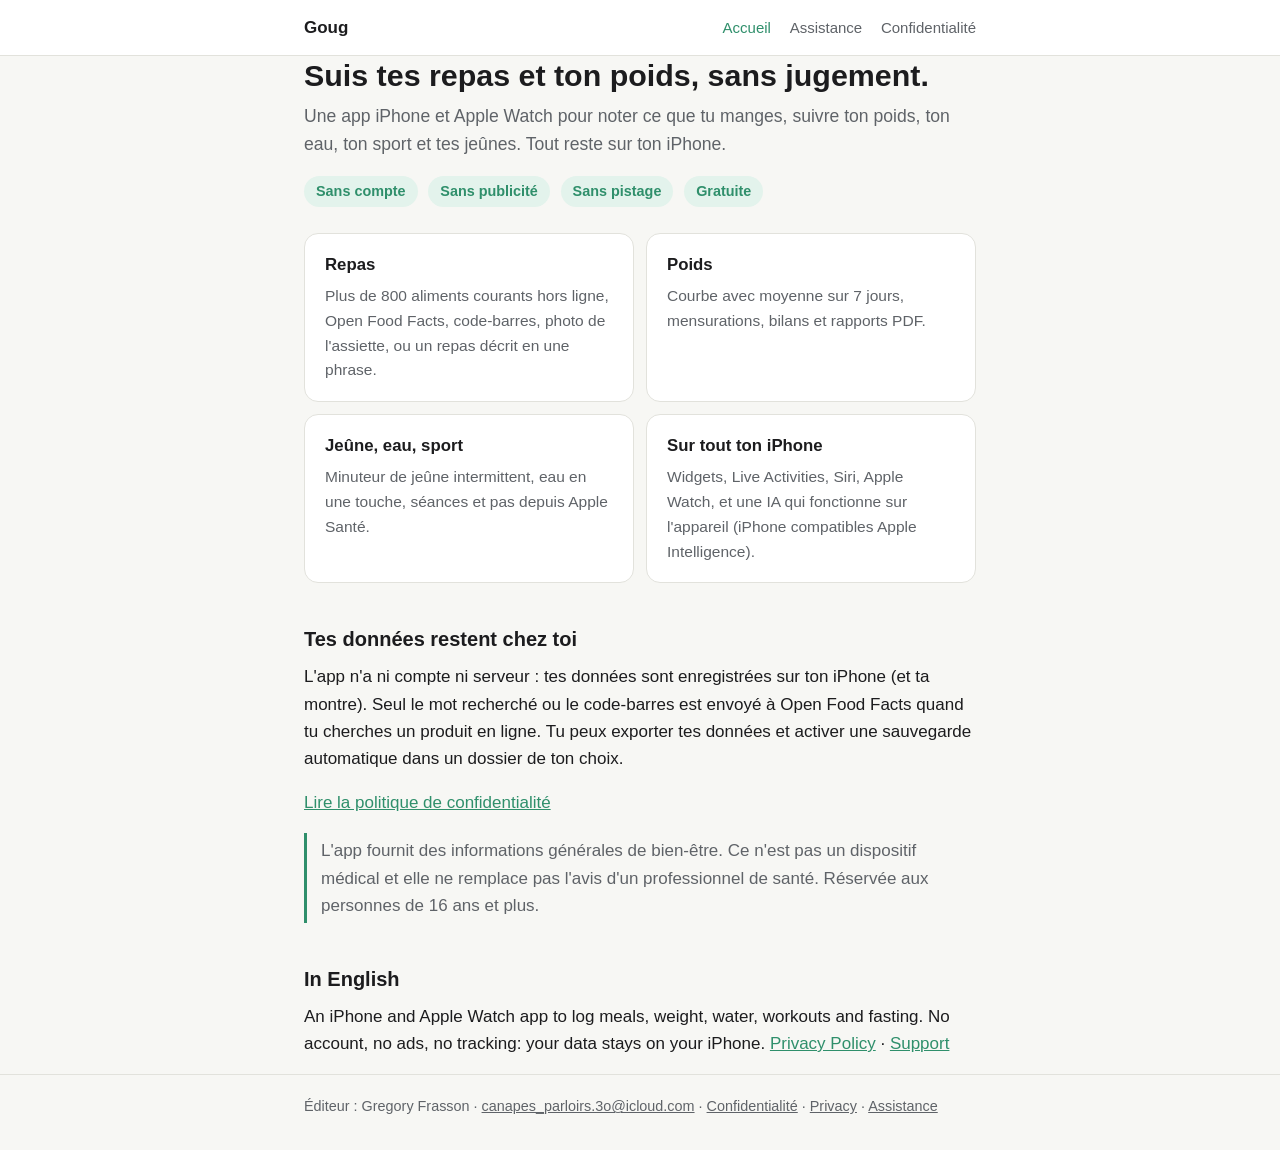
<file: index.html>
<!doctype html>
<html lang="fr">
<head>
  <meta charset="utf-8">
  <meta name="viewport" content="width=device-width, initial-scale=1">
  <meta name="color-scheme" content="light dark">
  <meta name="description" content="App iPhone de suivi des repas, du poids, de l'eau, du sport et du jeûne. Sans compte, sans publicité : les données restent sur l'iPhone.">
  <title>Goug — app iPhone</title>
  <link rel="stylesheet" href="style.css">
</head>
<body>
  <header class="site">
    <div class="wrap">
      <a class="brand" href="index.html">Goug</a>
      <nav class="site" aria-label="Navigation">
        <a href="index.html" aria-current="page">Accueil</a>
        <a href="support.html">Assistance</a>
        <a href="confidentialite.html">Confidentialité</a>
      </nav>
    </div>
  </header>

  <main class="wrap">
    <h1>Suis tes repas et ton poids, sans jugement.</h1>
    <p class="lead">Une app iPhone et Apple Watch pour noter ce que tu manges, suivre ton poids, ton eau,
      ton sport et tes jeûnes. Tout reste sur ton iPhone.</p>

    <p>
      <span class="pill">Sans compte</span>
      <span class="pill">Sans publicité</span>
      <span class="pill">Sans pistage</span>
      <span class="pill">Gratuite</span>
    </p>

    <div class="grid">
      <div class="card">
        <h3>Repas</h3>
        <p>Plus de 800 aliments courants hors ligne, Open Food Facts, code-barres, photo de l'assiette, ou un repas décrit en une phrase.</p>
      </div>
      <div class="card">
        <h3>Poids</h3>
        <p>Courbe avec moyenne sur 7 jours, mensurations, bilans et rapports PDF.</p>
      </div>
      <div class="card">
        <h3>Jeûne, eau, sport</h3>
        <p>Minuteur de jeûne intermittent, eau en une touche, séances et pas depuis Apple Santé.</p>
      </div>
      <div class="card">
        <h3>Sur tout ton iPhone</h3>
        <p>Widgets, Live Activities, Siri, Apple Watch, et une IA qui fonctionne sur l'appareil (iPhone compatibles Apple Intelligence).</p>
      </div>
    </div>

    <h2>Tes données restent chez toi</h2>
    <p>L'app n'a ni compte ni serveur : tes données sont enregistrées sur ton iPhone (et ta montre).
      Seul le mot recherché ou le code-barres est envoyé à Open Food Facts quand tu cherches un produit
      en ligne. Tu peux exporter tes données et activer une sauvegarde automatique dans un dossier de ton choix.</p>
    <p><a href="confidentialite.html">Lire la politique de confidentialité</a></p>

    <p class="note">L'app fournit des informations générales de bien-être. Ce n'est pas un dispositif
      médical et elle ne remplace pas l'avis d'un professionnel de santé. Réservée aux personnes de
      16 ans et plus.</p>

    <h2 lang="en">In English</h2>
    <p lang="en">An iPhone and Apple Watch app to log meals, weight, water, workouts and fasting.
      No account, no ads, no tracking: your data stays on your iPhone.
      <a href="privacy.html">Privacy Policy</a> · <a href="support.html#english">Support</a></p>
  </main>

  <footer class="site">
    <div class="wrap">
      Éditeur : Gregory Frasson ·
      <a href="mailto:canapes_parloirs.3o@icloud.com">canapes_parloirs.3o@icloud.com</a> ·
      <a href="confidentialite.html">Confidentialité</a> ·
      <a href="privacy.html" lang="en">Privacy</a> ·
      <a href="support.html">Assistance</a>
    </div>
  </footer>
</body>
</html>
</file>
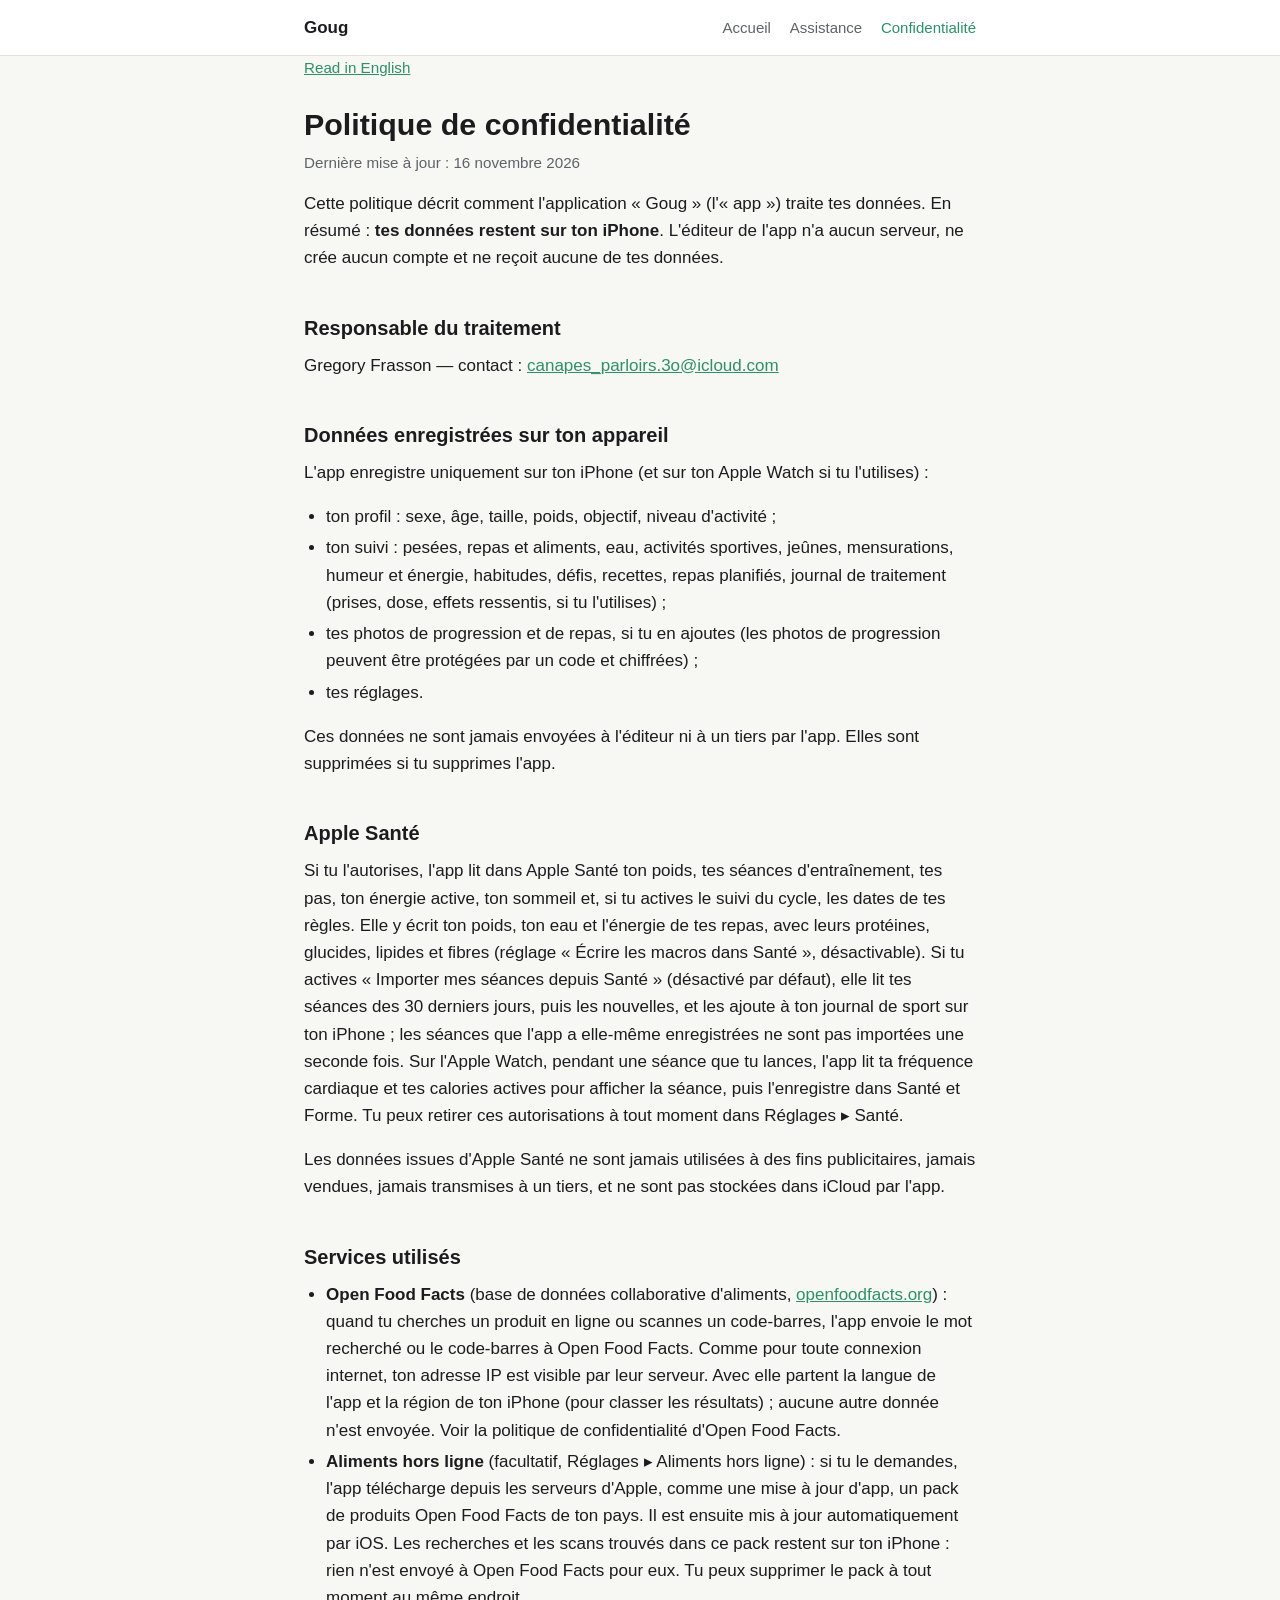
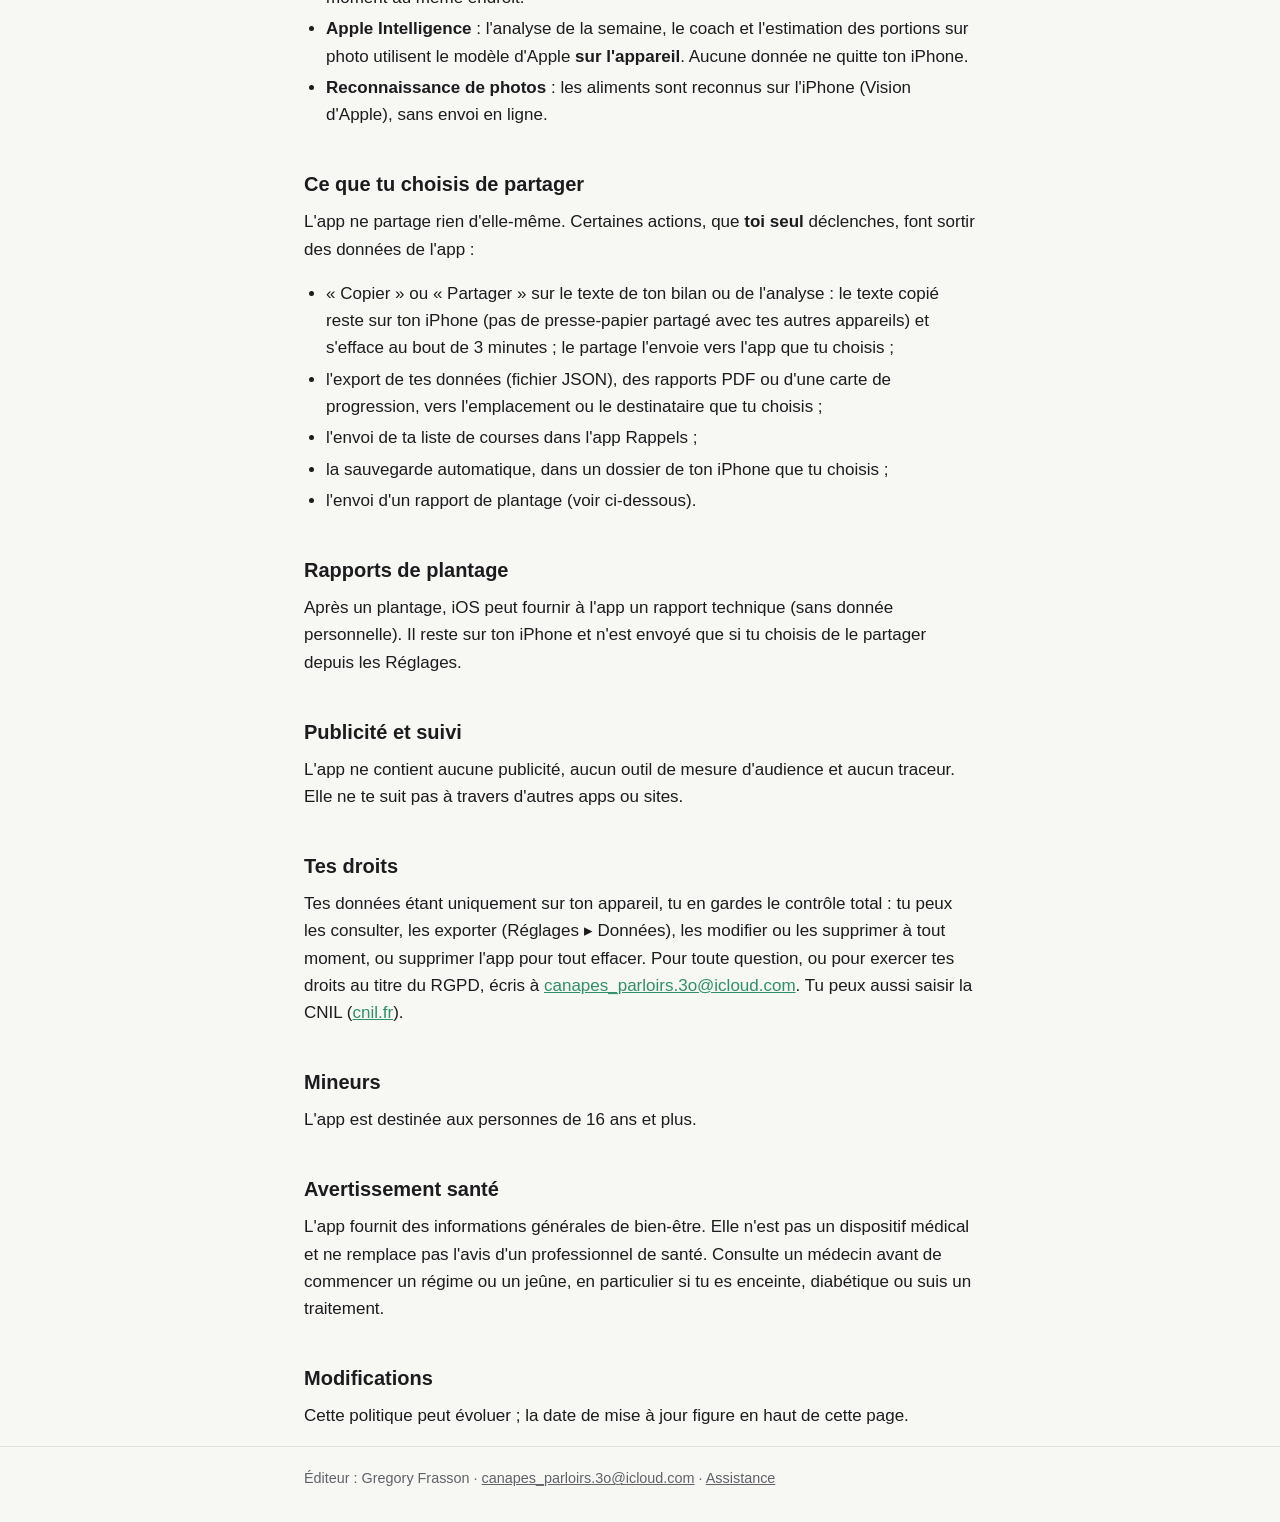
<file: confidentialite.html>
<!doctype html>
<html lang="fr">
<head>
  <meta charset="utf-8">
  <meta name="viewport" content="width=device-width, initial-scale=1">
  <meta name="color-scheme" content="light dark">
  <meta name="description" content="Politique de confidentialité de l&#x27;app iPhone « Goug » : les données restent sur l&#x27;iPhone.">
  <title>Politique de confidentialité — Goug</title>
  <link rel="stylesheet" href="style.css">
  <link rel="alternate" hreflang="en" href="privacy.html">
</head>
<body>
  <!-- Reprise fidèle de perte de poids/Legal/privacy-fr.md : modifier les deux ensemble. -->
  <header class="site">
    <div class="wrap">
      <a class="brand" href="index.html">Goug</a>
      <nav class="site" aria-label="Navigation">
        <a href="index.html">Accueil</a>
        <a href="support.html">Assistance</a>
        <a href="confidentialite.html" aria-current="page">Confidentialité</a>
      </nav>
    </div>
  </header>

  <main class="wrap">
    <p class="lang"><a href="privacy.html" hreflang="en" lang="en">Read in English</a></p>
    <h1>Politique de confidentialité</h1>
    <p class="updated">Dernière mise à jour : 16 novembre 2026</p>
    <p>Cette politique décrit comment l'application « Goug » (l'« app ») traite tes données. En résumé : <strong>tes données restent sur ton iPhone</strong>. L'éditeur de l'app n'a aucun serveur, ne crée aucun compte et ne reçoit aucune de tes données.</p>
    <h2>Responsable du traitement</h2>
    <p>Gregory Frasson — contact : <a href="mailto:canapes_parloirs.3o@icloud.com">canapes_parloirs.3o@icloud.com</a></p>
    <h2>Données enregistrées sur ton appareil</h2>
    <p>L'app enregistre uniquement sur ton iPhone (et sur ton Apple Watch si tu l'utilises) :</p>
    <ul>
      <li>ton profil : sexe, âge, taille, poids, objectif, niveau d'activité ;</li>
      <li>ton suivi : pesées, repas et aliments, eau, activités sportives, jeûnes, mensurations, humeur et énergie, habitudes, défis, recettes, repas planifiés, journal de traitement (prises, dose, effets ressentis, si tu l'utilises) ;</li>
      <li>tes photos de progression et de repas, si tu en ajoutes (les photos de progression peuvent être protégées par un code et chiffrées) ;</li>
      <li>tes réglages.</li>
    </ul>
    <p>Ces données ne sont jamais envoyées à l'éditeur ni à un tiers par l'app. Elles sont supprimées si tu supprimes l'app.</p>
    <h2>Apple Santé</h2>
    <p>Si tu l'autorises, l'app lit dans Apple Santé ton poids, tes séances d'entraînement, tes pas, ton énergie active, ton sommeil et, si tu actives le suivi du cycle, les dates de tes règles. Elle y écrit ton poids, ton eau et l'énergie de tes repas, avec leurs protéines, glucides, lipides et fibres (réglage « Écrire les macros dans Santé », désactivable). Si tu actives « Importer mes séances depuis Santé » (désactivé par défaut), elle lit tes séances des 30 derniers jours, puis les nouvelles, et les ajoute à ton journal de sport sur ton iPhone ; les séances que l'app a elle-même enregistrées ne sont pas importées une seconde fois. Sur l'Apple Watch, pendant une séance que tu lances, l'app lit ta fréquence cardiaque et tes calories actives pour afficher la séance, puis l'enregistre dans Santé et Forme. Tu peux retirer ces autorisations à tout moment dans Réglages ▸ Santé.</p>
    <p>Les données issues d'Apple Santé ne sont jamais utilisées à des fins publicitaires, jamais vendues, jamais transmises à un tiers, et ne sont pas stockées dans iCloud par l'app.</p>
    <h2>Services utilisés</h2>
    <ul>
      <li><strong>Open Food Facts</strong> (base de données collaborative d'aliments, <a href="https://world.openfoodfacts.org">openfoodfacts.org</a>) : quand tu cherches un produit en ligne ou scannes un code-barres, l'app envoie le mot recherché ou le code-barres à Open Food Facts. Comme pour toute connexion internet, ton adresse IP est visible par leur serveur. Avec elle partent la langue de l'app et la région de ton iPhone (pour classer les résultats) ; aucune autre donnée n'est envoyée. Voir la politique de confidentialité d'Open Food Facts.</li>
      <li><strong>Aliments hors ligne</strong> (facultatif, Réglages ▸ Aliments hors ligne) : si tu le demandes, l'app télécharge depuis les serveurs d'Apple, comme une mise à jour d'app, un pack de produits Open Food Facts de ton pays. Il est ensuite mis à jour automatiquement par iOS. Les recherches et les scans trouvés dans ce pack restent sur ton iPhone : rien n'est envoyé à Open Food Facts pour eux. Tu peux supprimer le pack à tout moment au même endroit.</li>
      <li><strong>Apple Intelligence</strong> : l'analyse de la semaine, le coach et l'estimation des portions sur photo utilisent le modèle d'Apple <strong>sur l'appareil</strong>. Aucune donnée ne quitte ton iPhone.</li>
      <li><strong>Reconnaissance de photos</strong> : les aliments sont reconnus sur l'iPhone (Vision d'Apple), sans envoi en ligne.</li>
    </ul>
    <h2>Ce que tu choisis de partager</h2>
    <p>L'app ne partage rien d'elle-même. Certaines actions, que <strong>toi seul</strong> déclenches, font sortir des données de l'app :</p>
    <ul>
      <li>« Copier » ou « Partager » sur le texte de ton bilan ou de l'analyse : le texte copié reste sur ton iPhone (pas de presse-papier partagé avec tes autres appareils) et s'efface au bout de 3 minutes ; le partage l'envoie vers l'app que tu choisis ;</li>
      <li>l'export de tes données (fichier JSON), des rapports PDF ou d'une carte de progression, vers l'emplacement ou le destinataire que tu choisis ;</li>
      <li>l'envoi de ta liste de courses dans l'app Rappels ;</li>
      <li>la sauvegarde automatique, dans un dossier de ton iPhone que tu choisis ;</li>
      <li>l'envoi d'un rapport de plantage (voir ci-dessous).</li>
    </ul>
    <h2>Rapports de plantage</h2>
    <p>Après un plantage, iOS peut fournir à l'app un rapport technique (sans donnée personnelle). Il reste sur ton iPhone et n'est envoyé que si tu choisis de le partager depuis les Réglages.</p>
    <h2>Publicité et suivi</h2>
    <p>L'app ne contient aucune publicité, aucun outil de mesure d'audience et aucun traceur. Elle ne te suit pas à travers d'autres apps ou sites.</p>
    <h2>Tes droits</h2>
    <p>Tes données étant uniquement sur ton appareil, tu en gardes le contrôle total : tu peux les consulter, les exporter (Réglages ▸ Données), les modifier ou les supprimer à tout moment, ou supprimer l'app pour tout effacer. Pour toute question, ou pour exercer tes droits au titre du RGPD, écris à <a href="mailto:canapes_parloirs.3o@icloud.com">canapes_parloirs.3o@icloud.com</a>. Tu peux aussi saisir la CNIL (<a href="https://www.cnil.fr">cnil.fr</a>).</p>
    <h2>Mineurs</h2>
    <p>L'app est destinée aux personnes de 16 ans et plus.</p>
    <h2>Avertissement santé</h2>
    <p>L'app fournit des informations générales de bien-être. Elle n'est pas un dispositif médical et ne remplace pas l'avis d'un professionnel de santé. Consulte un médecin avant de commencer un régime ou un jeûne, en particulier si tu es enceinte, diabétique ou suis un traitement.</p>
    <h2>Modifications</h2>
    <p>Cette politique peut évoluer ; la date de mise à jour figure en haut de cette page.</p>
  </main>

  <footer class="site">
    <div class="wrap">
      Éditeur : Gregory Frasson · <a href="mailto:canapes_parloirs.3o@icloud.com">canapes_parloirs.3o@icloud.com</a> · <a href="support.html">Assistance</a>
    </div>
  </footer>
</body>
</html>
</file>
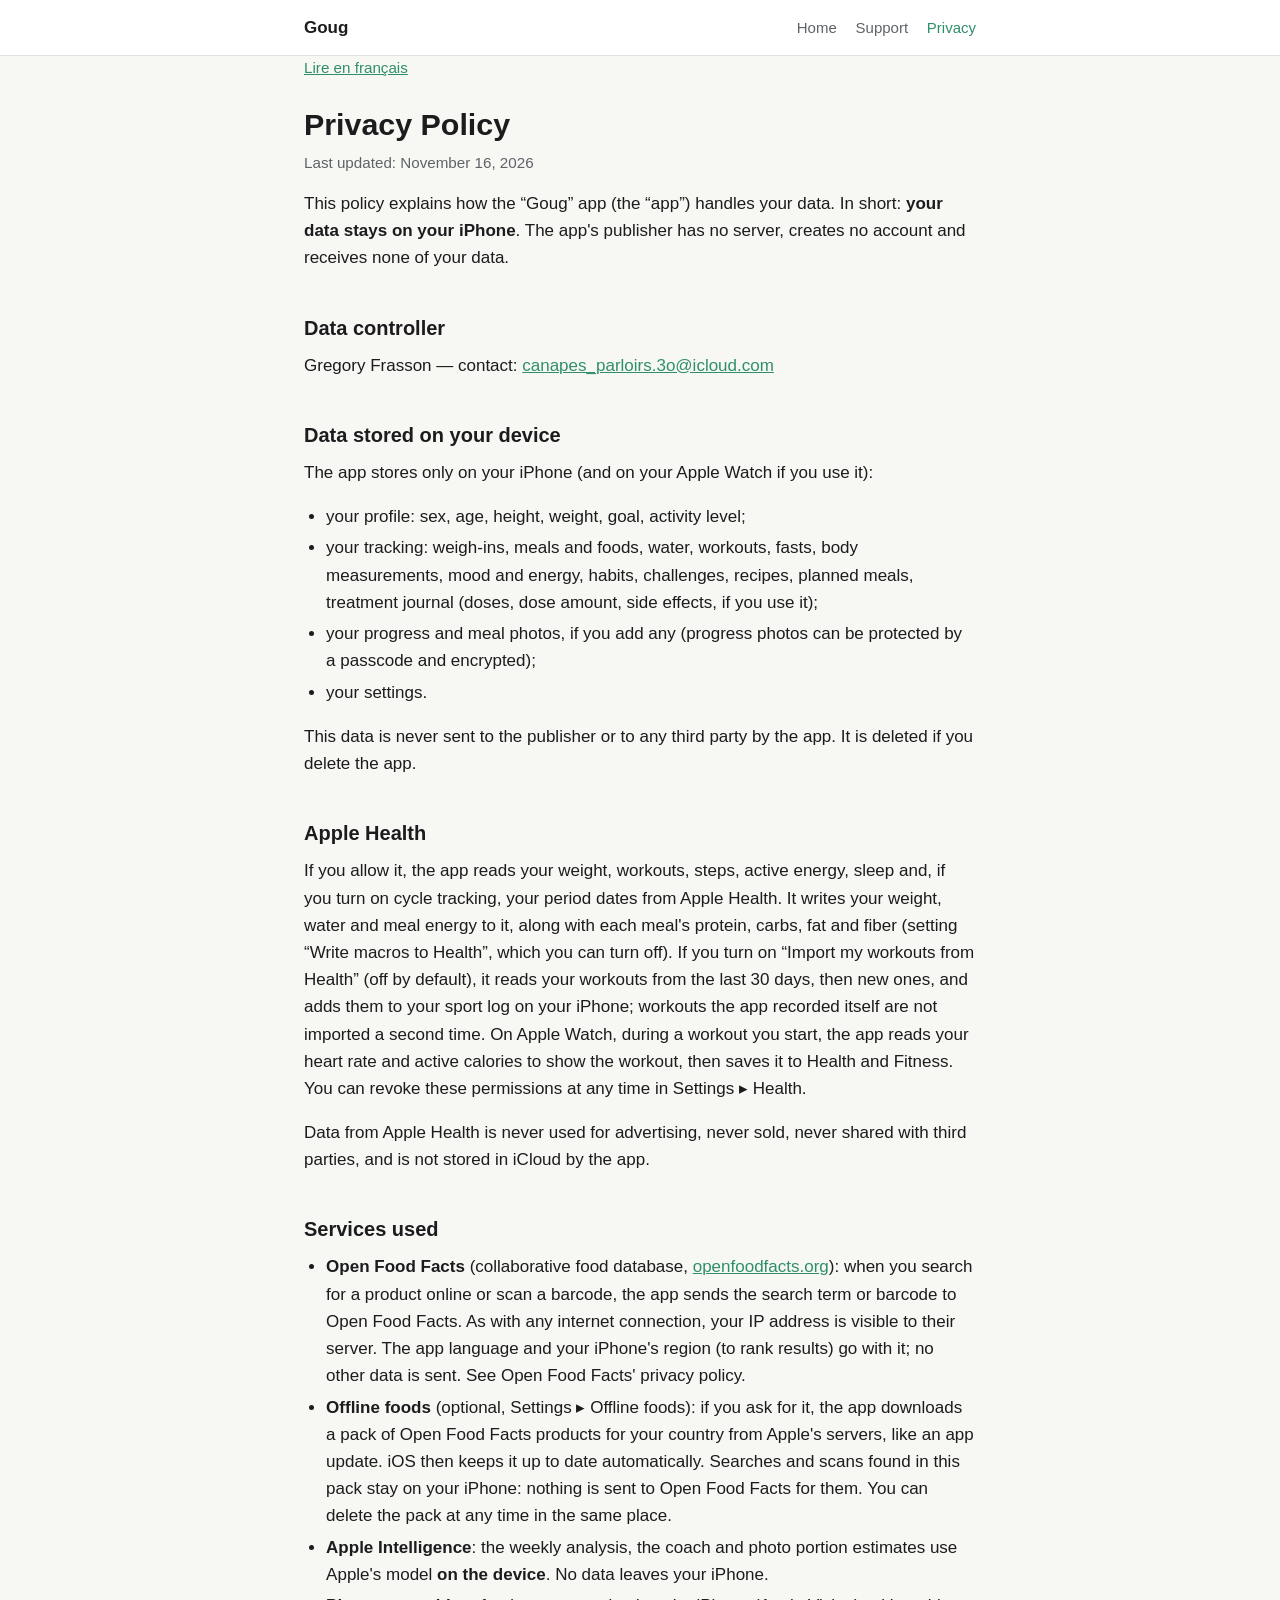
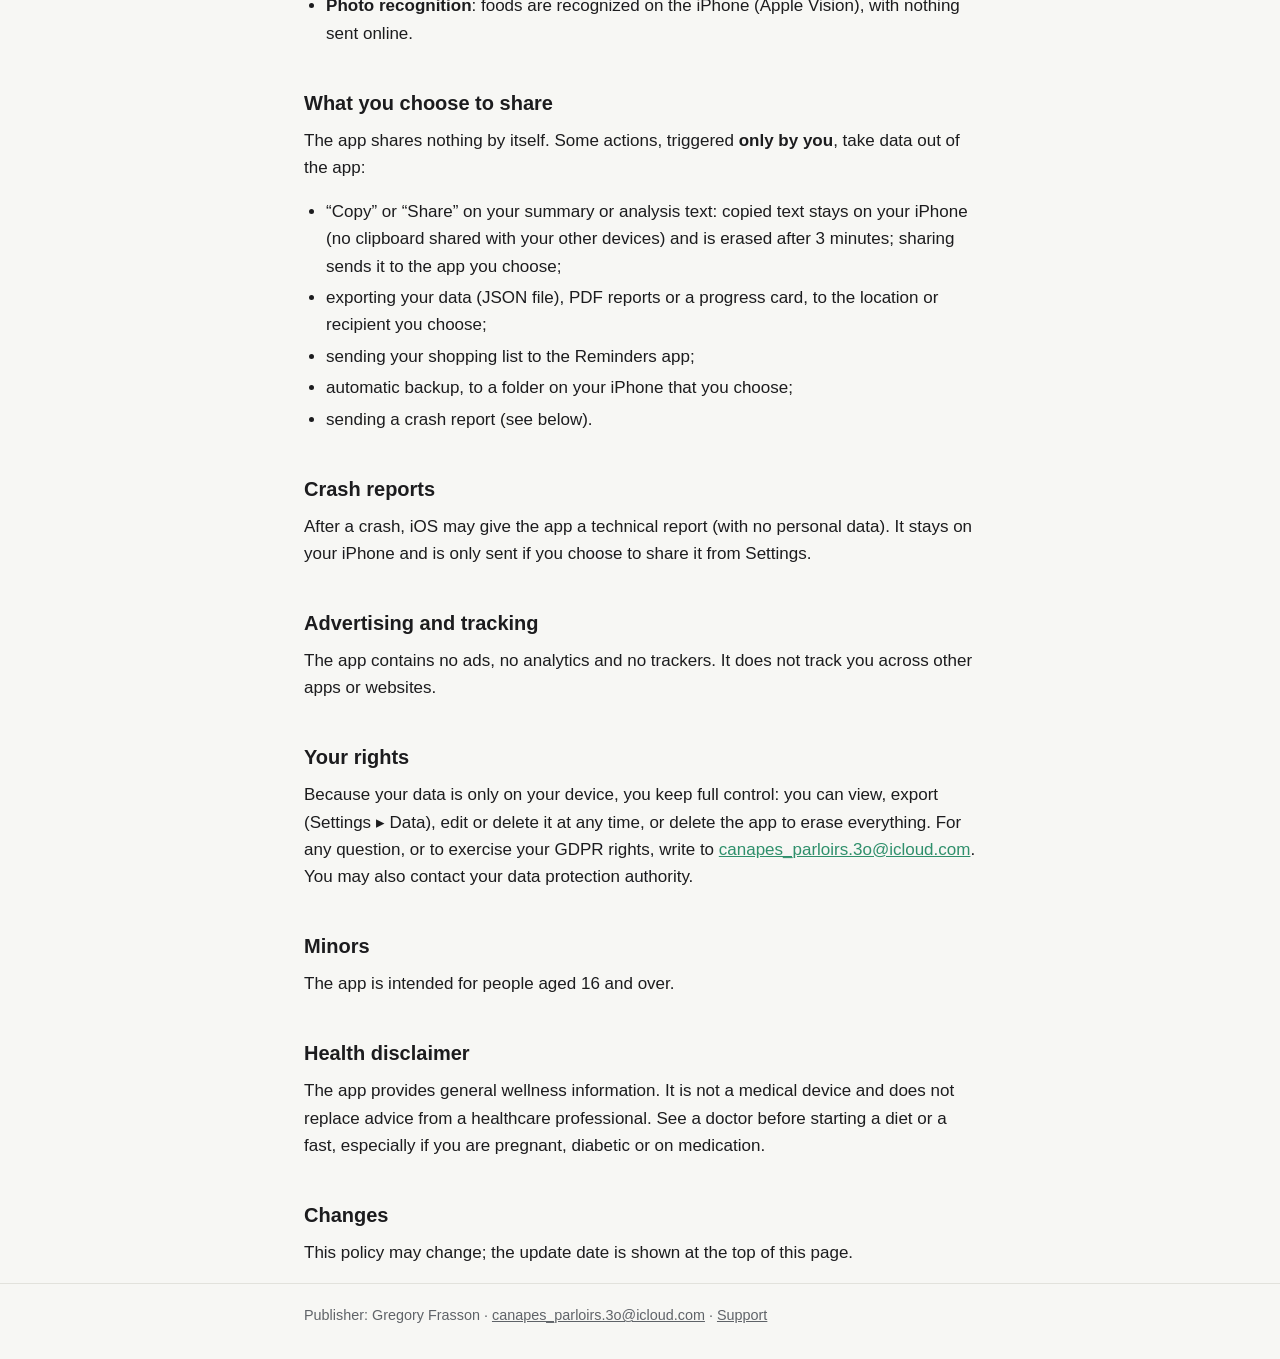
<file: privacy.html>
<!doctype html>
<html lang="en">
<head>
  <meta charset="utf-8">
  <meta name="viewport" content="width=device-width, initial-scale=1">
  <meta name="color-scheme" content="light dark">
  <meta name="description" content="Privacy Policy of the “Goug” iPhone app: your data stays on your iPhone.">
  <title>Privacy Policy — Goug</title>
  <link rel="stylesheet" href="style.css">
  <link rel="alternate" hreflang="fr" href="confidentialite.html">
</head>
<body>
  <!-- Reprise fidèle de perte de poids/Legal/privacy-en.md : modifier les deux ensemble. -->
  <header class="site">
    <div class="wrap">
      <a class="brand" href="index.html">Goug</a>
      <nav class="site" aria-label="Navigation">
        <a href="index.html">Home</a>
        <a href="support.html#english">Support</a>
        <a href="privacy.html" aria-current="page">Privacy</a>
      </nav>
    </div>
  </header>

  <main class="wrap">
    <p class="lang"><a href="confidentialite.html" hreflang="fr" lang="fr">Lire en français</a></p>
    <h1>Privacy Policy</h1>
    <p class="updated">Last updated: November 16, 2026</p>
    <p>This policy explains how the “Goug” app (the “app”) handles your data. In short: <strong>your data stays on your iPhone</strong>. The app's publisher has no server, creates no account and receives none of your data.</p>
    <h2>Data controller</h2>
    <p>Gregory Frasson — contact: <a href="mailto:canapes_parloirs.3o@icloud.com">canapes_parloirs.3o@icloud.com</a></p>
    <h2>Data stored on your device</h2>
    <p>The app stores only on your iPhone (and on your Apple Watch if you use it):</p>
    <ul>
      <li>your profile: sex, age, height, weight, goal, activity level;</li>
      <li>your tracking: weigh-ins, meals and foods, water, workouts, fasts, body measurements, mood and energy, habits, challenges, recipes, planned meals, treatment journal (doses, dose amount, side effects, if you use it);</li>
      <li>your progress and meal photos, if you add any (progress photos can be protected by a passcode and encrypted);</li>
      <li>your settings.</li>
    </ul>
    <p>This data is never sent to the publisher or to any third party by the app. It is deleted if you delete the app.</p>
    <h2>Apple Health</h2>
    <p>If you allow it, the app reads your weight, workouts, steps, active energy, sleep and, if you turn on cycle tracking, your period dates from Apple Health. It writes your weight, water and meal energy to it, along with each meal's protein, carbs, fat and fiber (setting “Write macros to Health”, which you can turn off). If you turn on “Import my workouts from Health” (off by default), it reads your workouts from the last 30 days, then new ones, and adds them to your sport log on your iPhone; workouts the app recorded itself are not imported a second time. On Apple Watch, during a workout you start, the app reads your heart rate and active calories to show the workout, then saves it to Health and Fitness. You can revoke these permissions at any time in Settings ▸ Health.</p>
    <p>Data from Apple Health is never used for advertising, never sold, never shared with third parties, and is not stored in iCloud by the app.</p>
    <h2>Services used</h2>
    <ul>
      <li><strong>Open Food Facts</strong> (collaborative food database, <a href="https://world.openfoodfacts.org">openfoodfacts.org</a>): when you search for a product online or scan a barcode, the app sends the search term or barcode to Open Food Facts. As with any internet connection, your IP address is visible to their server. The app language and your iPhone's region (to rank results) go with it; no other data is sent. See Open Food Facts' privacy policy.</li>
      <li><strong>Offline foods</strong> (optional, Settings ▸ Offline foods): if you ask for it, the app downloads a pack of Open Food Facts products for your country from Apple's servers, like an app update. iOS then keeps it up to date automatically. Searches and scans found in this pack stay on your iPhone: nothing is sent to Open Food Facts for them. You can delete the pack at any time in the same place.</li>
      <li><strong>Apple Intelligence</strong>: the weekly analysis, the coach and photo portion estimates use Apple's model <strong>on the device</strong>. No data leaves your iPhone.</li>
      <li><strong>Photo recognition</strong>: foods are recognized on the iPhone (Apple Vision), with nothing sent online.</li>
    </ul>
    <h2>What you choose to share</h2>
    <p>The app shares nothing by itself. Some actions, triggered <strong>only by you</strong>, take data out of the app:</p>
    <ul>
      <li>“Copy” or “Share” on your summary or analysis text: copied text stays on your iPhone (no clipboard shared with your other devices) and is erased after 3 minutes; sharing sends it to the app you choose;</li>
      <li>exporting your data (JSON file), PDF reports or a progress card, to the location or recipient you choose;</li>
      <li>sending your shopping list to the Reminders app;</li>
      <li>automatic backup, to a folder on your iPhone that you choose;</li>
      <li>sending a crash report (see below).</li>
    </ul>
    <h2>Crash reports</h2>
    <p>After a crash, iOS may give the app a technical report (with no personal data). It stays on your iPhone and is only sent if you choose to share it from Settings.</p>
    <h2>Advertising and tracking</h2>
    <p>The app contains no ads, no analytics and no trackers. It does not track you across other apps or websites.</p>
    <h2>Your rights</h2>
    <p>Because your data is only on your device, you keep full control: you can view, export (Settings ▸ Data), edit or delete it at any time, or delete the app to erase everything. For any question, or to exercise your GDPR rights, write to <a href="mailto:canapes_parloirs.3o@icloud.com">canapes_parloirs.3o@icloud.com</a>. You may also contact your data protection authority.</p>
    <h2>Minors</h2>
    <p>The app is intended for people aged 16 and over.</p>
    <h2>Health disclaimer</h2>
    <p>The app provides general wellness information. It is not a medical device and does not replace advice from a healthcare professional. See a doctor before starting a diet or a fast, especially if you are pregnant, diabetic or on medication.</p>
    <h2>Changes</h2>
    <p>This policy may change; the update date is shown at the top of this page.</p>
  </main>

  <footer class="site">
    <div class="wrap">
      Publisher: Gregory Frasson · <a href="mailto:canapes_parloirs.3o@icloud.com">canapes_parloirs.3o@icloud.com</a> · <a href="support.html#english">Support</a>
    </div>
  </footer>
</body>
</html>
</file>
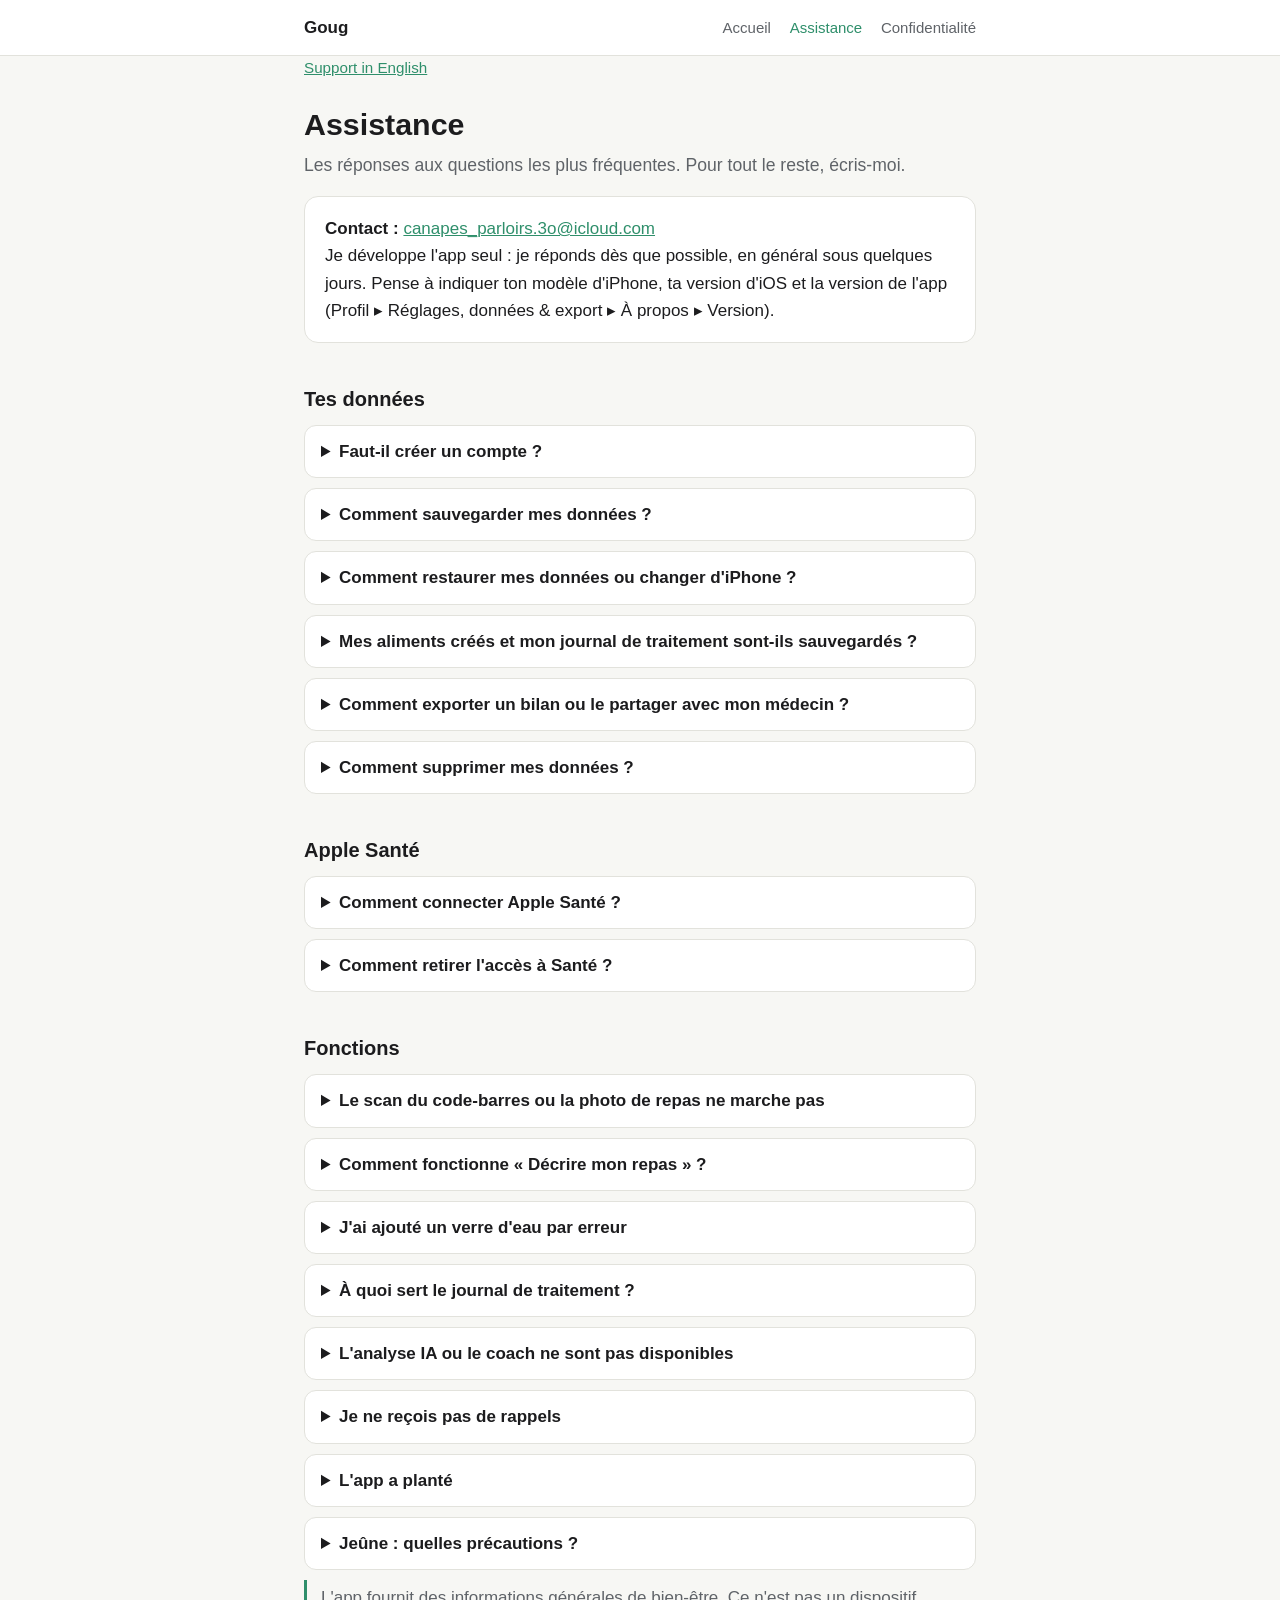
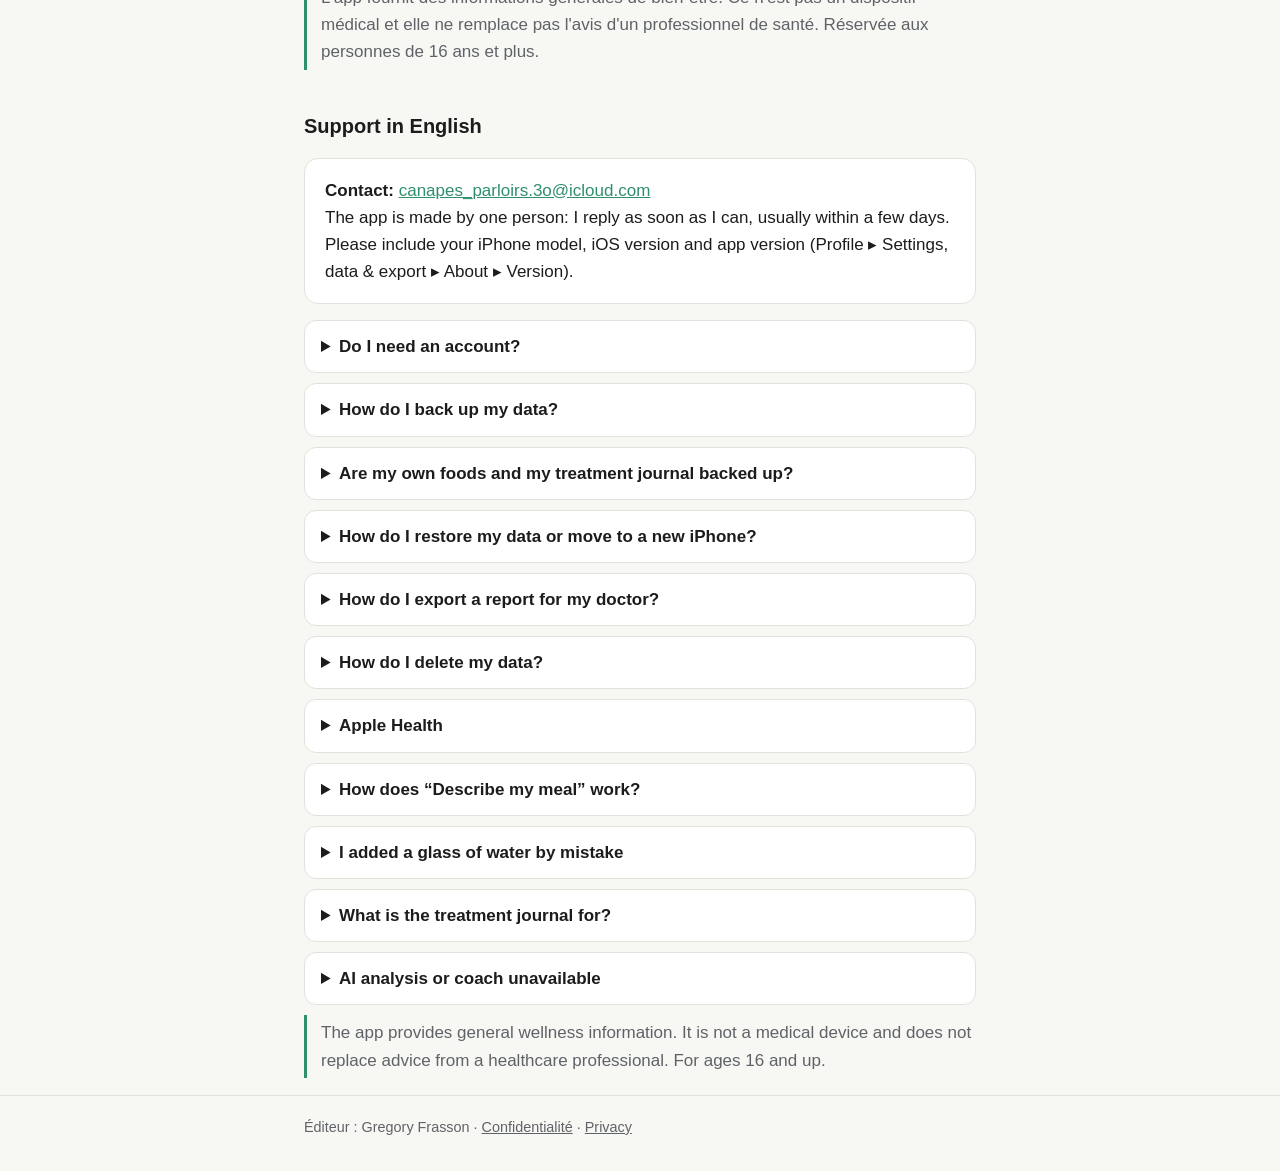
<file: support.html>
<!doctype html>
<html lang="fr">
<head>
  <meta charset="utf-8">
  <meta name="viewport" content="width=device-width, initial-scale=1">
  <meta name="color-scheme" content="light dark">
  <meta name="description" content="Assistance de l'app iPhone « Goug » : sauvegarde, restauration, export, Apple Santé, Décrire mon repas, journal de traitement, suppression des données, contact.">
  <title>Assistance — Goug</title>
  <link rel="stylesheet" href="style.css">
</head>
<body>
  <header class="site">
    <div class="wrap">
      <a class="brand" href="index.html">Goug</a>
      <nav class="site" aria-label="Navigation">
        <a href="index.html">Accueil</a>
        <a href="support.html" aria-current="page">Assistance</a>
        <a href="confidentialite.html">Confidentialité</a>
      </nav>
    </div>
  </header>

  <main class="wrap">
    <p class="lang"><a href="#english" lang="en">Support in English</a></p>
    <h1>Assistance</h1>
    <p class="lead">Les réponses aux questions les plus fréquentes. Pour tout le reste, écris-moi.</p>

    <div class="card">
      <strong>Contact :</strong>
      <a href="mailto:canapes_parloirs.3o@icloud.com">canapes_parloirs.3o@icloud.com</a><br>
      Je développe l'app seul : je réponds dès que possible, en général sous quelques jours.
      Pense à indiquer ton modèle d'iPhone, ta version d'iOS et la version de l'app
      (Profil ▸ Réglages, données &amp; export ▸ À propos ▸ Version).
    </div>

    <h2>Tes données</h2>

    <details>
      <summary>Faut-il créer un compte ?</summary>
      <p>Non. L'app n'a ni compte ni serveur : tes données sont enregistrées uniquement sur ton iPhone
        (et sur ton Apple Watch si tu l'utilises). Elles ne sont pas synchronisées dans iCloud.</p>
    </details>

    <details>
      <summary>Comment sauvegarder mes données ?</summary>
      <p>Comme tout reste sur ton iPhone, pense à faire des sauvegardes. Dans l'onglet
        <strong>Profil ▸ Réglages, données &amp; export</strong> :</p>
      <ul>
        <li><strong>Exporter mes données (.json)</strong> crée un fichier avec ton suivi (profil, repas,
          pesées, eau, sport, jeûnes, mensurations, photos de progression, bibliothèque d'aliments, journal
          de traitement…), à enregistrer où tu veux ;</li>
        <li><strong>Sauvegarde automatique ▸ Choisir un dossier sur l'iPhone</strong> enregistre une copie
          chaque jour dans un dossier « Sur mon iPhone » (les 7 dernières sont gardées).</li>
      </ul>
      <p>Un rappel régulier peut t'y inviter : <strong>Profil ▸ Rappels &amp; notifications ▸ Sauvegarde</strong>.
        Garde de temps en temps une copie du fichier en dehors de l'iPhone (ordinateur, clé USB…) :
        si l'iPhone est perdu, une copie restée dessus est perdue avec lui.</p>
    </details>

    <details>
      <summary>Comment restaurer mes données ou changer d'iPhone ?</summary>
      <p>Sur le nouvel iPhone, installe l'app, puis va dans
        <strong>Profil ▸ Réglages, données &amp; export ▸ Importer des données (.json)</strong> et choisis
        ton fichier de sauvegarde.</p>
      <p><strong>Attention :</strong> l'import remplace toutes les données déjà présentes dans l'app.
        Cette action est irréversible.</p>
      <p>Les données que l'app a écrites dans Apple Santé (poids, eau, énergie des repas et leurs macros) suivent ton
        compte Santé, indépendamment de l'app.</p>
    </details>

    <details>
      <summary>Mes aliments créés et mon journal de traitement sont-ils sauvegardés ?</summary>
      <p>Oui. L'export (.json) et la sauvegarde automatique contiennent aussi ta <strong>bibliothèque
        d'aliments</strong> (aliments créés, produits scannés, favoris) et, si tu l'utilises, ton
        <strong>journal de traitement</strong>.</p>
      <p>À l'import, un fichier récent qui les contient remplace ceux de l'app, comme le reste des données.
        Un ancien fichier, fait avant cet ajout, ne les contient pas : ta bibliothèque et ton journal restent
        alors tels quels dans l'app.</p>
    </details>

    <details>
      <summary>Comment exporter un bilan ou le partager avec mon médecin ?</summary>
      <p>Dans l'onglet <strong>Progrès ▸ Bilans</strong> : choisis la période, puis crée un PDF (résumé ou
        détaillé) que tu peux envoyer par e-mail, AirDrop ou enregistrer dans Fichiers.</p>
    </details>

    <details>
      <summary>Comment supprimer mes données ?</summary>
      <ul>
        <li><strong>Une donnée précise</strong> (un repas, une pesée, un verre d'eau…) : supprime-la
          directement là où elle apparaît dans l'app.</li>
        <li><strong>Tout effacer</strong> : supprime l'app de ton iPhone (et de ta montre si elle y
          reste). Toutes les données de l'app sont alors effacées.</li>
        <li><strong>Sauvegardes</strong> : les fichiers exportés et le dossier de sauvegarde automatique
          ne sont pas effacés avec l'app ; supprime-les depuis l'app Fichiers.</li>
        <li><strong>Apple Santé</strong> : les données écrites dans Santé y restent. Pour les effacer :
          Réglages de l'iPhone ▸ Santé ▸ Accès aux données et appareils ▸ Goug ▸
          Supprimer toutes les données.</li>
      </ul>
      <p>L'éditeur ne détient aucune copie de tes données : il n'y a rien à effacer de son côté.</p>
    </details>

    <h2>Apple Santé</h2>

    <details>
      <summary>Comment connecter Apple Santé ?</summary>
      <p>Dans l'onglet <strong>Sport ▸ Connecter Apple Santé</strong> (c'est aussi proposé depuis l'écran
        de pesée). Tu choisis ensuite, type par type, ce que l'app peut lire et écrire.</p>
      <p>Avec ton accord, l'app lit ton poids, tes séances, tes pas, ton énergie active, ton sommeil et,
        si tu utilises le suivi du cycle, tes règles ; elle écrit ton poids, ton eau et l'énergie de tes
        repas, avec leurs protéines, glucides, lipides et fibres. L'app Apple Watch enregistre tes séances
        de sport dans Santé et Forme.</p>
      <p>Dans <strong>Réglages ▸ Apple Santé</strong>, deux interrupteurs : « Importer mes séances depuis
        Santé » (désactivé par défaut : ajoute à ton journal de sport tes séances des 30 derniers jours,
        puis les nouvelles, sans doublon ; une séance supprimée ne revient pas) et « Écrire les macros dans
        Santé ». Tout reste sur ton iPhone.</p>
    </details>

    <details>
      <summary>Comment retirer l'accès à Santé ?</summary>
      <p>Réglages de l'iPhone ▸ Santé ▸ Accès aux données et appareils ▸ Goug : désactive les
        catégories voulues. L'app continue de fonctionner sans Santé.</p>
    </details>

    <h2>Fonctions</h2>

    <details>
      <summary>Le scan du code-barres ou la photo de repas ne marche pas</summary>
      <ul>
        <li>Vérifie que l'app a accès à l'appareil photo : Réglages de l'iPhone ▸ Apps ▸ Goug.</li>
        <li>La recherche en ligne et le code-barres utilisent Open Food Facts : une connexion internet est
          nécessaire. La base de plus de 800 aliments courants, elle, marche hors ligne.</li>
        <li>Produit introuvable : tu peux le créer à la main avec les valeurs de l'étiquette.</li>
        <li>La photo propose des aliments de la base : vérifie toujours la liste et les quantités avant
          de valider.</li>
      </ul>
    </details>

    <details>
      <summary>Comment fonctionne « Décrire mon repas » ?</summary>
      <p>Dans l'écran d'ajout d'un repas, touche <strong>Décrire mon repas</strong>, puis écris ou dicte
        (avec le micro du clavier) une phrase comme « 2 œufs, une tranche de pain complet et 200 g de riz ».
        L'app retrouve les aliments dans sa base : tu ajustes les quantités et tu valides avant l'ajout.
        Un aliment « non trouvé » se cherche avec la barre de recherche ou le code-barres.</p>
      <p>Sur un iPhone compatible avec Apple Intelligence activé, l'IA aide à découper la phrase ; sinon,
        des règles sur l'iPhone s'en chargent (français, anglais, espagnol, allemand, italien). Dans les deux
        cas, tout est analysé sur l'appareil, et les valeurs nutritionnelles viennent toujours de la base de
        l'app, jamais d'une estimation de l'IA. La dictée est celle du clavier d'iOS.</p>
    </details>

    <details>
      <summary>J'ai ajouté un verre d'eau par erreur</summary>
      <p>Juste après l'ajout, un bandeau propose <strong>Annuler</strong> : la prise est retirée de l'app et,
        si tu l'avais autorisé, d'Apple Santé. Plus tard, supprime-la depuis l'écran Eau.</p>
    </details>

    <details>
      <summary>À quoi sert le journal de traitement ?</summary>
      <p>C'est un carnet personnel et facultatif, dans <strong>Progrès ▸ Outils ▸ Journal de traitement</strong>,
        pour suivre un traitement hebdomadaire par injection prescrit par ton médecin : tu notes chaque
        prise (date, dose, site, effets ressentis, remarque). Un rappel hebdomadaire facultatif existe dans
        <strong>Profil ▸ Rappels &amp; notifications</strong>.</p>
      <p>L'app ne propose jamais de dose, ne cite aucun médicament et ne remplace pas l'avis de ton médecin
        ou de ton pharmacien : parles-en avec eux, surtout si des effets durent ou t'inquiètent. Le journal
        reste sur ton iPhone et fait partie de ta sauvegarde. Pour supprimer une prise, balaye-la vers la
        gauche (un bandeau permet d'annuler).</p>
    </details>

    <details>
      <summary>L'analyse IA ou le coach ne sont pas disponibles</summary>
      <p>Ils utilisent Apple Intelligence directement sur l'iPhone. Il faut un iPhone compatible, avec
        Apple Intelligence activé (Réglages ▸ Apple Intelligence et Siri) et une langue prise en charge.
        Le modèle peut aussi être en cours de téléchargement. Le reste de l'app fonctionne normalement.</p>
    </details>

    <details>
      <summary>Je ne reçois pas de rappels</summary>
      <p>Les rappels sont désactivés au départ. Active ceux que tu veux dans
        <strong>Profil ▸ Rappels &amp; notifications</strong>, et autorise les notifications quand
        l'iPhone le demande. Pendant une période de vacances, les rappels de repas, de pesée, d'eau et du
        soir sont volontairement en pause.</p>
    </details>

    <details>
      <summary>L'app a planté</summary>
      <p>iOS fournit à l'app un rapport technique, sans donnée personnelle, qui reste sur ton iPhone. Tu
        peux me l'envoyer depuis <strong>Profil ▸ Réglages, données &amp; export ▸ Rapports de plantage ▸
        Partager les rapports</strong>, avec quelques mots sur ce que tu faisais.</p>
    </details>

    <details>
      <summary>Jeûne : quelles précautions ?</summary>
      <p>Le jeûne est déconseillé si tu es enceinte, diabétique, mineur ou en cas de trouble alimentaire.
        Bois suffisamment, et arrête en cas de vertiges, palpitations, nausées ou malaise. Demande l'avis
        d'un médecin avant un jeûne long.</p>
    </details>

    <p class="note">L'app fournit des informations générales de bien-être. Ce n'est pas un dispositif
      médical et elle ne remplace pas l'avis d'un professionnel de santé. Réservée aux personnes de
      16 ans et plus.</p>

    <section id="english" lang="en">
      <h2>Support in English</h2>
      <div class="card">
        <strong>Contact:</strong>
        <a href="mailto:canapes_parloirs.3o@icloud.com">canapes_parloirs.3o@icloud.com</a><br>
        The app is made by one person: I reply as soon as I can, usually within a few days. Please include
        your iPhone model, iOS version and app version (Profile ▸ Settings, data &amp; export ▸ About ▸ Version).
      </div>

      <details>
        <summary>Do I need an account?</summary>
        <p>No. There is no account and no server: your data is stored only on your iPhone (and your Apple
          Watch if you use it). It is not synced to iCloud.</p>
      </details>

      <details>
        <summary>How do I back up my data?</summary>
        <p>In <strong>Profile ▸ Settings, data &amp; export</strong>: <strong>Export my data (.json)</strong>
          creates a file you can save anywhere, and <strong>Automatic backup</strong> saves a copy every day
          to a folder “On My iPhone” (the last 7 are kept). Keep a copy off your iPhone from time to time.</p>
      </details>

      <details>
        <summary>Are my own foods and my treatment journal backed up?</summary>
        <p>Yes. The export (.json) and the automatic backup also contain your <strong>food library</strong>
          (foods you created, scanned products, favorites) and, if you use it, your <strong>treatment
          journal</strong>. Importing a recent file replaces the ones in the app, like the rest of your data;
          an older file made before this addition does not contain them, so your library and journal stay
          as they are.</p>
      </details>

      <details>
        <summary>How do I restore my data or move to a new iPhone?</summary>
        <p>Install the app, then go to <strong>Profile ▸ Settings, data &amp; export ▸ Import data (.json)</strong>
          and pick your backup file. Importing replaces all data already in the app and cannot be undone.</p>
      </details>

      <details>
        <summary>How do I export a report for my doctor?</summary>
        <p>Go to <strong>Progress ▸ Reports</strong>, choose a period and create a PDF (summary or detailed).</p>
      </details>

      <details>
        <summary>How do I delete my data?</summary>
        <p>Delete a single entry where it appears in the app, or delete the app to erase all its data.
          Exported files and the automatic backup folder are not removed with the app: delete them in the
          Files app. Data written to Apple Health stays there: iPhone Settings ▸ Health ▸ Data Access &amp;
          Devices ▸ Goug ▸ Delete All Data. The publisher holds no copy of your data.</p>
      </details>

      <details>
        <summary>Apple Health</summary>
        <p>Connect it from <strong>Sport ▸ Connect Apple Health</strong>. With your permission, the app reads
          weight, workouts, steps, active energy, sleep and, if you use cycle tracking, menstrual data; it
          writes weight, water and meal energy with its protein, carbs, fat and fiber. In
          <strong>Settings ▸ Apple Health</strong>, “Import my workouts from Health” (off by default) adds
          your workouts from the last 30 days, then new ones, to your sport log without duplicates, and
          “Write macros to Health” controls the macros. Everything stays on your iPhone. You can revoke access at any time in iPhone Settings ▸ Health
          ▸ Data Access &amp; Devices.</p>
      </details>

      <details>
        <summary>How does “Describe my meal” work?</summary>
        <p>On the add-meal screen, tap <strong>Describe my meal</strong>, then type or dictate (with the
          keyboard microphone) a sentence such as “2 eggs, a slice of whole-grain bread and 200 g of rice”.
          The app finds the foods in its database: you adjust the amounts and confirm before anything is
          added. A food that is “not found” can be searched for with the search bar or the barcode.</p>
        <p>On a compatible iPhone with Apple Intelligence turned on, the AI helps split the sentence;
          otherwise simple rules on the iPhone do it (English, French, Spanish, German, Italian). Either way,
          everything is analyzed on your device, and nutrition values always come from the app's database,
          never from an AI estimate. Dictation is the standard iOS keyboard dictation.</p>
      </details>

      <details>
        <summary>I added a glass of water by mistake</summary>
        <p>Right after adding it, a banner offers <strong>Cancel</strong>: the entry is removed from the app
          and, if you had allowed it, from Apple Health. Later, delete it from the Water screen.</p>
      </details>

      <details>
        <summary>What is the treatment journal for?</summary>
        <p>It is an optional personal notebook, in <strong>Progress ▸ Tools ▸ Treatment journal</strong>, for
          following a weekly injection treatment prescribed by your doctor: you note each dose taken (date,
          dose, site, side effects felt, a remark). An optional weekly reminder is in
          <strong>Profile ▸ Reminders &amp; notifications</strong>.</p>
        <p>The app never suggests a dose, names no medication and does not replace the advice of your doctor
          or pharmacist: talk to them, especially if effects last or worry you. The journal stays on your
          iPhone and is part of your backup. To delete an entry, swipe it left (a banner lets you undo).</p>
      </details>

      <details>
        <summary>AI analysis or coach unavailable</summary>
        <p>They run on device with Apple Intelligence, which requires a compatible iPhone with Apple
          Intelligence turned on and a supported language. Everything else works normally.</p>
      </details>

      <p class="note">The app provides general wellness information. It is not a medical device and does
        not replace advice from a healthcare professional. For ages 16 and up.</p>
    </section>
  </main>

  <footer class="site">
    <div class="wrap">
      Éditeur : Gregory Frasson ·
      <a href="confidentialite.html">Confidentialité</a> ·
      <a href="privacy.html" lang="en">Privacy</a>
    </div>
  </footer>
</body>
</html>
</file>
<file: style.css>
/* Feuille de style commune — sans police ni script externe. */
:root {
  color-scheme: light dark;
  --bg: #f7f7f4;
  --surface: #ffffff;
  --text: #1c1c1e;
  --muted: #5f6368;
  --line: #e2e2dc;
  --accent: #2f8f6b;
  --accent-soft: #e3f3ec;
  --todo-bg: #fff3bf;
  --todo-text: #5c4400;
  --todo-line: #d4a72c;
}

@media (prefers-color-scheme: dark) {
  :root {
    --bg: #111213;
    --surface: #1b1c1e;
    --text: #ececec;
    --muted: #a3a6ab;
    --line: #2e3033;
    --accent: #5cc79d;
    --accent-soft: #17332a;
    --todo-bg: #4a3b0c;
    --todo-text: #ffe69c;
    --todo-line: #b08a1e;
  }
}

* { box-sizing: border-box; }

html { -webkit-text-size-adjust: 100%; }

body {
  margin: 0;
  background: var(--bg);
  color: var(--text);
  font: 17px/1.6 -apple-system, BlinkMacSystemFont, "Segoe UI", Roboto, Helvetica, Arial, sans-serif;
}

.wrap {
  max-width: 44rem;
  margin: 0 auto;
  padding: 0 16px;
}

header.site {
  border-bottom: 1px solid var(--line);
  background: var(--surface);
}

header.site .wrap {
  display: flex;
  flex-wrap: wrap;
  align-items: center;
  justify-content: space-between;
  gap: 8px 16px;
  padding-top: 14px;
  padding-bottom: 14px;
}

.brand {
  font-weight: 700;
  color: var(--text);
  text-decoration: none;
}

nav.site a {
  color: var(--muted);
  text-decoration: none;
  margin-left: 14px;
  font-size: 15px;
}
nav.site a:first-child { margin-left: 0; }
nav.site a:hover, nav.site a[aria-current="page"] { color: var(--accent); }

main { padding: 32px 0 48px; }

h1 { font-size: 1.9rem; line-height: 1.25; margin: 0 0 8px; }
h2 { font-size: 1.25rem; margin: 2em 0 0.4em; }
h3 { font-size: 1.05rem; margin: 1.6em 0 0.3em; }

p, ul { margin: 0 0 1em; }
ul { padding-left: 1.3em; }
li { margin: 0.25em 0; }

a { color: var(--accent); }

.lead { font-size: 1.1rem; color: var(--muted); }
.updated { color: var(--muted); font-size: 0.95rem; }

.lang { font-size: 0.95rem; margin-bottom: 24px; }

.card {
  background: var(--surface);
  border: 1px solid var(--line);
  border-radius: 14px;
  padding: 18px 20px;
  margin: 16px 0;
}

.grid {
  display: grid;
  grid-template-columns: repeat(auto-fit, minmax(15rem, 1fr));
  gap: 12px;
  margin: 20px 0;
}
.grid .card { margin: 0; }
.grid h3 { margin-top: 0; }
.grid p { margin: 0; color: var(--muted); font-size: 0.97rem; }

.pill {
  display: inline-block;
  background: var(--accent-soft);
  color: var(--accent);
  border-radius: 999px;
  padding: 4px 12px;
  font-size: 0.9rem;
  font-weight: 600;
  margin: 0 6px 6px 0;
}

.links a {
  display: inline-block;
  margin: 0 16px 8px 0;
  font-weight: 600;
}

details {
  background: var(--surface);
  border: 1px solid var(--line);
  border-radius: 12px;
  padding: 12px 16px;
  margin: 10px 0;
}
details summary { cursor: pointer; font-weight: 600; }
details[open] summary { margin-bottom: 8px; }
details p:last-child, details ul:last-child { margin-bottom: 0; }

/* Champs à remplir avant la mise en ligne : bien visibles. */
mark.todo {
  background: var(--todo-bg);
  color: var(--todo-text);
  outline: 1px dashed var(--todo-line);
  border-radius: 4px;
  padding: 0 4px;
}

.note {
  border-left: 3px solid var(--accent);
  padding: 4px 0 4px 14px;
  color: var(--muted);
}

footer.site {
  border-top: 1px solid var(--line);
  color: var(--muted);
  font-size: 0.9rem;
  padding: 20px 0 32px;
}
footer.site a { color: var(--muted); }

@media (max-width: 480px) {
  body { font-size: 16px; }
  h1 { font-size: 1.6rem; }
  nav.site a { margin-left: 10px; }
}
</file>
